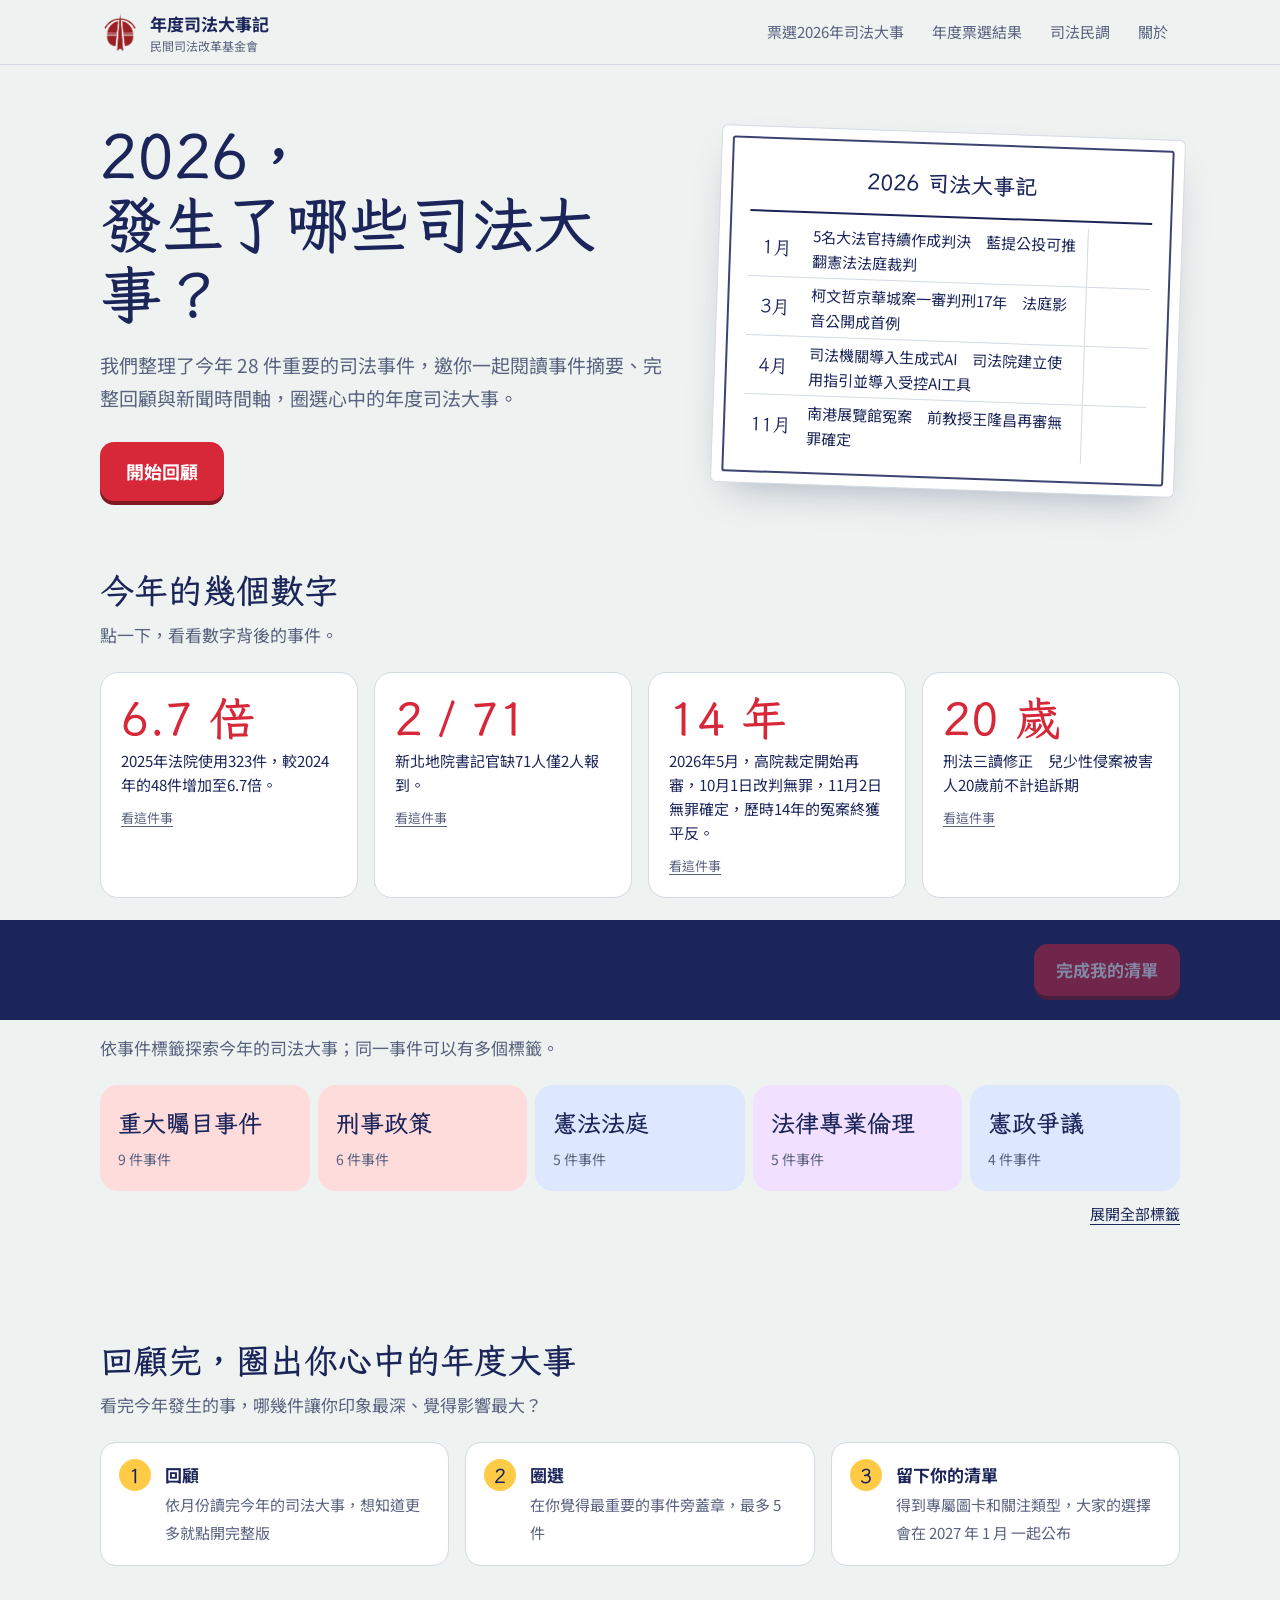
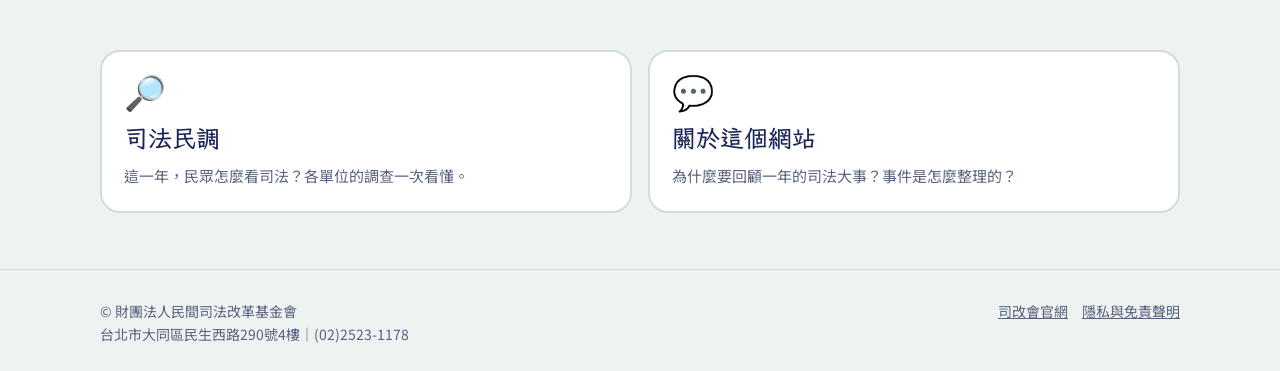
<file: index.html>
<!DOCTYPE html>
<html lang="zh-Hant-TW">
<head>
<meta charset="UTF-8">
<meta name="viewport" content="width=device-width, initial-scale=1, viewport-fit=cover">
<title>2026 年度司法大事記｜民間司改會</title>
<meta name="description" content="民間司法改革基金會整理 2026 年台灣重要的司法事件，邀請大家一起回顧，圈選心中的年度司法大事，並整理歷年司法民調。">
<link rel="canonical" href="https://vote.jrf.org.tw/">
<meta property="og:type" content="website">
<meta property="og:site_name" content="年度司法大事記｜民間司改會">
<meta property="og:locale" content="zh_TW">
<meta property="og:title" content="2026 年度司法大事記｜民間司改會">
<meta property="og:description" content="一起回顧 2026 年台灣重要的司法事件，圈選你心中的年度司法大事。">
<meta property="og:url" content="https://vote.jrf.org.tw/">
<meta property="og:image" content="https://vote.jrf.org.tw/images/og-image.png">
<meta property="og:image:width" content="1200">
<meta property="og:image:height" content="630">
<meta property="og:image:alt" content="2026 年度司法大事記，民間司法改革基金會">
<meta name="twitter:card" content="summary_large_image">
<meta name="theme-color" content="#1B2559">
<link rel="icon" href="images/vote.svg" type="image/svg+xml">
<link rel="icon" href="images/vote.png" sizes="192x192" type="image/png">
<link rel="apple-touch-icon" href="images/vote.png" sizes="192x192">
<script type="application/ld+json">
{
  "@context": "https://schema.org",
  "@type": "WebSite",
  "name": "年度司法大事記",
  "alternateName": "民間司改會年度司法大事記",
  "url": "https://vote.jrf.org.tw/",
  "inLanguage": "zh-Hant-TW",
  "description": "民間司法改革基金會整理每年台灣重要的司法事件，邀請大家一起回顧並圈選年度司法大事。",
  "publisher": {
    "@type": "NGO",
    "name": "財團法人民間司法改革基金會",
    "alternateName": "民間司改會",
    "url": "https://www.jrf.org.tw/",
    "logo": "https://vote.jrf.org.tw/images/JRF-Logo.png"
  }
}
</script>
<link rel="preconnect" href="https://fonts.googleapis.com">
<link rel="preconnect" href="https://fonts.gstatic.com" crossorigin>
<link href="https://fonts.googleapis.com/css2?family=Inter:wght@400;500;600;700&family=LXGW+WenKai+TC:wght@400;700&family=Noto+Sans+TC:wght@400;500;700&display=swap" rel="stylesheet">
<link rel="stylesheet" href="assets/style.css">
</head>
<body data-page="home">
<noscript><div style="padding:24px;max-width:40em">
<h1>2026 年度司法大事記</h1>
<p>民間司法改革基金會整理 2026 年台灣重要的司法事件，邀請大家一起回顧，圈選心中的年度司法大事。這個網站需要開啟 JavaScript 才能瀏覽完整內容。</p>
<p><a href="https://www.jrf.org.tw/">民間司法改革基金會官網</a></p>
</div></noscript>
<script src="assets/config.js"></script>
<script src="data/events.js"></script>
<script src="assets/event-topics.js"></script>
<script src="data/ccu-survey.js"></script>
<script src="assets/survey-charts.js"></script>
<script src="assets/ccu-survey.js"></script>
<script src="data/judicial-yuan-survey.js"></script>
<script src="assets/judicial-yuan-survey.js"></script>
<script src="data/tadels-survey.js"></script>
<script src="assets/tadels-survey.js"></script>
<script src="assets/app.js"></script>
</body>
</html>
</file>
<file: assets/style.css>
/* =========================================================
   年度司法大事記｜共用樣式
   ========================================================= */
:root{
  --bg:#EEF2F0; --surface:#FFFFFF; --surface-2:#F6F8F7;
  --ink:#1B2559; --muted:#59627F; --line:#D3DAE2;
  --stamp:#D62839; --stamp-soft:#FBE3E6; --sun:#FFCB47; --mint:#1E9E86; --jrf:#3A5BD9;
  --tag-a:#DDE8FF; --tag-b:#FFE7C2; --tag-c:#D8F3EA; --tag-d:#F1E0FF; --tag-e:#FFDCDC;
  --font-hand:"LXGW WenKai TC","Kaiti TC","DFKai-SB","BiauKai",serif;
  --font-body:"Noto Sans TC","PingFang TC","Microsoft JhengHei",system-ui,sans-serif;
  --max:1120px;
  color-scheme:light;
}

*,*::before,*::after{box-sizing:border-box}
:root{padding-top:env(safe-area-inset-top,0px);padding-bottom:env(safe-area-inset-bottom,0px)}
html{scroll-padding-top:calc(76px + env(safe-area-inset-top,0px))}
body{margin:0;background:var(--bg);color:var(--ink);font-family:var(--font-body);font-size:17px;line-height:1.7;-webkit-font-smoothing:antialiased;min-height:100vh;display:flex;flex-direction:column}
body[data-page="review"]{padding-bottom:110px}
main{flex:1}
img{max-width:100%;display:block}
a{color:inherit}
button{font:inherit;color:inherit;cursor:pointer}
:focus-visible{outline:3px solid var(--sun);outline-offset:3px;border-radius:6px}
.wrap{max-width:var(--max);margin:0 auto;padding:0 20px}

/* ===== 頁首 ===== */
body::before{content:"";position:fixed;inset:0 0 auto;height:env(safe-area-inset-top,0px);z-index:30;background:var(--bg)}
.topbar{position:sticky;top:env(safe-area-inset-top,0px);z-index:20;background:color-mix(in srgb,var(--bg) 88%,transparent);backdrop-filter:blur(10px);border-bottom:1px solid var(--line)}
.topbar .wrap{display:flex;align-items:center;gap:16px;height:64px}
.brand{display:flex;align-items:center;gap:10px;text-decoration:none;font-weight:700;white-space:nowrap}
.brand-logo{width:auto;height:40px;max-width:150px;object-fit:contain;flex:none}
.brand small{display:block;font-weight:400;font-size:12px;color:var(--muted);line-height:1.2}
.nav{display:flex;gap:4px;margin-left:auto;overflow-x:auto;scrollbar-width:none}
.nav::-webkit-scrollbar{display:none}
.nav a{text-decoration:none;padding:6px 12px;border-radius:999px;font-size:15px;white-space:nowrap;color:var(--muted)}
.nav a:hover{background:var(--surface);color:var(--ink)}
.nav a[aria-current="page"]{background:var(--ink);color:var(--bg)}

/* ===== 頁面標題 ===== */
.page-head{padding-top:48px;padding-bottom:12px}
.page-title{font-family:var(--font-hand);font-weight:700;font-size:clamp(34px,5vw,52px);line-height:1.2;margin:0 0 10px}
.page-sub{color:var(--muted);margin:0;max-width:40em;font-size:18px}
section{padding:28px 0 56px}
.sec-title{font-family:var(--font-hand);font-size:clamp(26px,3.4vw,34px);font-weight:700;margin:0 0 8px;line-height:1.3}
.sec-sub{color:var(--muted);margin:0 0 22px;max-width:40em}

/* ===== 按鈕 ===== */
.btn{display:inline-flex;align-items:center;justify-content:center;gap:10px;border:0;border-radius:14px;padding:14px 26px;font-weight:700;font-size:18px;text-decoration:none;transition:transform .15s}
.btn:active{transform:translateY(2px)}
.btn-primary{background:var(--stamp);color:#fff;box-shadow:0 4px 0 color-mix(in srgb,var(--stamp) 60%,#000)}
.btn-primary:active{box-shadow:0 2px 0 color-mix(in srgb,var(--stamp) 60%,#000)}
.btn-ghost{background:var(--surface);border:2px solid var(--ink);color:var(--ink)}
.btn-dark{background:var(--ink);color:#fff}
.btn-dark:hover{background:color-mix(in srgb,var(--ink) 80%,#000)}
.btn-small{padding:9px 16px;font-size:15px;border-radius:10px}
.btn[disabled]{opacity:.45;cursor:not-allowed;transform:none}

/* ===== 「卜」圈選章 ===== */
.stamp-svg{color:var(--stamp)}

/* ===== 首頁 Hero ===== */
.hero{padding:56px 0 40px}
.hero .wrap{display:grid;grid-template-columns:1.1fr .9fr;gap:48px;align-items:center}
.hero h1{font-family:var(--font-hand);font-weight:700;font-size:clamp(38px,5.2vw,62px);line-height:1.12;margin:0 0 20px}
.hero .lead{font-size:19px;color:var(--muted);max-width:30em;margin:0 0 28px}
.hero-meta{display:flex;flex-wrap:wrap;gap:24px;margin:28px 0 0;padding:0;list-style:none;color:var(--muted);font-size:15px}
.hero-meta b{display:block;font-family:var(--font-hand);font-size:28px;color:var(--ink);line-height:1.2}
.ballot{position:relative;background:var(--surface);border-radius:6px;padding:26px 26px 30px;transform:rotate(2deg);box-shadow:0 18px 40px -18px rgba(27,37,89,.35);border:1px solid var(--line)}
.ballot::before{content:"";position:absolute;inset:10px;border:2px solid var(--ink);border-radius:3px;pointer-events:none;opacity:.85}
.ballot-head{text-align:center;font-family:var(--font-hand);font-size:22px;font-weight:700;padding:6px 0 14px;border-bottom:2px solid var(--ink);margin:0 4px 6px}
.ballot-row{display:grid;grid-template-columns:56px 1fr 64px;align-items:center;border-bottom:1px solid var(--line);margin:0 4px;min-height:58px}
.ballot-row span:first-child{font-family:var(--font-hand);font-size:19px;text-align:center}
.ballot-row span:nth-child(2){font-size:15px;padding:0 8px}
.ballot-row .slot{height:58px;border-left:1px solid var(--line);display:grid;place-items:center}
.ballot-row:last-child{border-bottom:0}
.hero-stamp{width:50px;height:50px;animation:drop .6s cubic-bezier(.2,1.6,.4,1) .5s both}
@keyframes drop{0%{transform:scale(2.4) rotate(-25deg);opacity:0}60%{opacity:1}100%{transform:scale(1) rotate(-8deg);opacity:1}}

.how{display:grid;grid-template-columns:repeat(3,1fr);gap:16px;margin:0;padding:0;list-style:none;counter-reset:s}
.how li{background:var(--surface);border-radius:16px;padding:18px 18px 18px 64px;position:relative;counter-increment:s;border:1px solid var(--line)}
.how li::before{content:counter(s);position:absolute;left:18px;top:16px;width:32px;height:32px;border-radius:50%;background:var(--sun);color:#1B2559;font-family:var(--font-hand);font-weight:700;font-size:20px;display:grid;place-items:center}
.how b{display:block}
.how span{color:var(--muted);font-size:15px}

.doors{display:grid;grid-template-columns:repeat(2,1fr);gap:16px}
.door{display:block;text-decoration:none;background:var(--surface);border:2px solid var(--line);border-radius:20px;padding:22px;transition:border-color .2s}
.door:hover{border-color:var(--ink)}
.door .ico{font-size:34px;line-height:1}
.door h3{font-family:var(--font-hand);font-size:24px;margin:10px 0 4px}
.door p{margin:0;color:var(--muted);font-size:15px}

/* ===== 大事記（時間軸） ===== */
.notice{background:var(--sun);color:#1B2559;border-radius:14px;padding:14px 18px;margin:0 0 20px}
.notice a{font-weight:700}
.filters{display:flex;flex-wrap:wrap;gap:8px;margin:0 0 30px}
.chip{border:2px solid var(--line);background:var(--surface);border-radius:999px;padding:6px 16px;font-size:15px}
.chip[aria-pressed="true"]{border-color:var(--tag-dark,var(--ink));background:var(--tag-dark,var(--ink));color:#fff}
.chip .n{opacity:.6;margin-left:4px;font-size:13px}
#timeline{--timeline-gap:16px;display:grid;gap:var(--timeline-gap);align-content:start}
.month{display:grid;grid-template-columns:110px 1fr;gap:28px;position:relative;align-items:start}
.month::before{content:"";position:absolute;left:54px;top:70px;bottom:0;width:2px;background:var(--line)}
.month-label{position:sticky;top:calc(84px + env(safe-area-inset-top,0px));align-self:start;text-align:center}
.month-label b{display:block;font-family:var(--font-hand);font-size:46px;line-height:1.1}
.month-label small{color:var(--muted);font-size:13px}
.month-events{display:grid;gap:var(--timeline-gap);align-content:start}
.ev{display:grid;grid-template-columns:240px 1fr 104px;grid-template-areas:"img body pick";background:var(--surface);border:2px solid var(--line);border-radius:18px;overflow:hidden;transition:border-color .2s}
.ev.picked{border-color:var(--stamp)}
.ev-body{grid-area:body;padding:20px 22px 20px 0;align-self:start}
.ev-image{grid-area:img;padding:20px;min-width:0;align-self:start}
.ev-img-btn{display:block;width:100%;border:0;background:none;padding:0}
.ev-pick{grid-area:pick}
.ev-top{display:flex;flex-wrap:wrap;align-items:center;gap:10px;margin-bottom:6px;font-size:14px;color:var(--muted)}
.tag{padding:2px 10px;border-radius:999px;font-size:13px;color:var(--ink)}
.tag-filter{border:1px solid transparent;line-height:inherit;cursor:pointer}
.tag-filter:hover{border-color:var(--ink)}
.tag-filter[aria-pressed="true"]{background:var(--tag-dark,var(--ink));border-color:var(--tag-dark,var(--ink));color:#fff}
.tag-filter:focus-visible{outline:2px solid var(--ink);outline-offset:3px}
.t-tone-0{background:#DDE8FF;--tag-dark:#244B87}
.t-tone-1{background:#D8F3EA;--tag-dark:#20634F}
.t-tone-2{background:#F1E0FF;--tag-dark:#70418A}
.t-tone-3{background:#FFF0B8;--tag-dark:#795C0B}
.t-tone-4{background:#FFDCDC;--tag-dark:#963C46}
.ev h3{font-size:20px;line-height:1.5;margin:0 0 8px}
.sum{margin:0 0 14px;color:var(--muted);font-size:16px;line-height:1.85;max-width:46em}
.sum p,.full p{margin:0 0 1em;text-indent:2em}
.sum p:last-child{margin-bottom:0}
.more{background:none;border:0;padding:0;font-size:15px;text-decoration:underline;text-underline-offset:4px;color:var(--ink);text-align:left}
.ev-pick{border:0;border-left:2px dashed var(--line);background:var(--surface-2);display:flex;flex-direction:column;align-items:center;justify-content:flex-start;padding-top:24px;gap:6px;font-size:14px;color:var(--muted)}
.ev-pick .ring{width:62px;height:62px;border-radius:50%;border:2px dashed color-mix(in srgb,var(--muted) 60%,transparent);display:grid;place-items:center}
.ev-pick:hover .ring{border-color:var(--stamp)}
.ev-pick .stamp-svg{width:62px;height:62px;transform:rotate(-8deg) scale(0);opacity:0}
.ev.picked .ev-pick{background:var(--stamp-soft);color:var(--stamp)}
.ev.picked .ev-pick .ring{border-color:transparent}
.ev.picked .ev-pick .stamp-svg{opacity:1;transform:rotate(-8deg) scale(1);animation:thump .35s cubic-bezier(.2,1.8,.4,1)}
@keyframes thump{0%{transform:rotate(-20deg) scale(1.9);opacity:0}100%{transform:rotate(-8deg) scale(1);opacity:1}}
.ev-pick[disabled]{cursor:default}
.locked-list .ev:not(.picked) .ev-pick{opacity:.45}

/* 首頁：今年的數字、主題 */
.figures{display:grid;grid-template-columns:repeat(4,1fr);gap:16px}
.fig{background:var(--surface);border:1px solid var(--line);border-radius:18px;padding:20px;text-align:left;display:flex;flex-direction:column;justify-content:flex-start}
.fig:hover{border-color:var(--ink)}
.fig b{display:block;font-family:var(--font-hand);font-size:46px;line-height:1.1;color:var(--stamp);margin-bottom:6px}
.fig span{display:block;font-size:15px;color:var(--ink);line-height:1.6}
.fig small{display:block;margin-top:10px;font-size:13px;color:var(--muted);text-decoration:underline;text-underline-offset:3px}
.topics{display:grid;grid-template-columns:repeat(auto-fit,minmax(180px,1fr));gap:12px}
.topic{border:0;border-radius:18px;padding:18px;text-align:left;color:var(--ink)}
.topic b{display:block;font-family:var(--font-hand);font-size:24px}
.topic span{font-size:14px;color:var(--muted)}
.tag-options{display:grid;grid-template-columns:repeat(5,minmax(0,1fr));gap:8px;margin-bottom:10px}
.tag-options:not(.expanded)>:nth-child(n+6){display:none}
.tag-options .chip{padding:7px 10px;overflow-wrap:anywhere}
.tag-toggle-row{display:flex;justify-content:flex-end;margin:0 0 28px}

.tray{position:fixed;left:0;right:0;bottom:0;z-index:25;background:var(--ink);color:var(--bg);padding:12px 0 calc(12px + env(safe-area-inset-bottom,0px));transition:transform .3s}
.tray.hide{transform:translateY(120%)}
.tray .wrap{display:grid;grid-template-columns:minmax(0,1fr) 34ch max-content;align-items:center;gap:16px}
.tray-slots{--tray-normal-size:42px;--tray-small-size:32px;display:grid;grid-template-columns:repeat(var(--tray-columns,10),var(--tray-size,42px));grid-auto-rows:var(--tray-size,42px);gap:8px;align-content:center;min-width:0;height:76px}
.tray-slot{width:var(--tray-size,42px);height:var(--tray-size,42px);border-radius:50%;border:2px dashed color-mix(in srgb,var(--bg) 50%,transparent);display:grid;place-items:center}
.tray-slot.available{border-style:solid;border-color:color-mix(in srgb,var(--sun) 78%,var(--bg));background:color-mix(in srgb,var(--sun) 12%,transparent)}
.tray-slot.preview{opacity:.42}
.tray-slot.on{border:0;background:var(--surface)}
.tray-slot .stamp-svg{width:34px;height:34px;transform:rotate(-8deg)}
.tray-text{font-size:14px;line-height:1.4;min-width:0}
.tray-number{display:inline-block;width:2ch;text-align:center;font-family:var(--font-body);font-variant-numeric:tabular-nums}
.tray-text b{font-family:var(--font-hand);font-size:20px}
.tray .btn{padding:12px 22px;font-size:17px}
.tray.shake{animation:shake .4s}
@keyframes shake{20%,60%{transform:translateX(-8px)}40%,80%{transform:translateX(8px)}}

/* ===== 結果 ===== */
.locked{background:var(--surface);border:2px dashed var(--line);border-radius:20px;padding:40px 24px;text-align:center}
.locked .big{font-size:44px}
.locked h3{font-family:var(--font-hand);font-size:26px;margin:8px 0 0}
.locked p{color:var(--muted);margin:8px 0 20px}
.res-bar{display:flex;flex-wrap:wrap;align-items:center;justify-content:space-between;gap:12px;margin:0 0 16px}
.badge{font-size:13px;padding:3px 10px;border-radius:6px;background:var(--sun);color:#1B2559}
.badge.live{background:var(--mint);color:#fff}
.rank{list-style:none;margin:0;padding:0;display:grid;gap:10px}
.rank li{display:grid;grid-template-columns:52px 1fr;gap:14px;align-items:center;background:var(--surface);border-radius:14px;padding:14px 18px;border:1px solid var(--line)}
.rank .pos{font-family:var(--font-hand);font-size:28px;font-weight:700;text-align:center;line-height:1}
.rank li:nth-child(-n+3) .pos{color:var(--stamp)}
.rank li:nth-child(1){padding:20px 18px}
.rank li:nth-child(1) .pos{font-size:40px}
.r-title{display:flex;justify-content:space-between;gap:12px;font-weight:500;line-height:1.5}
.r-count{white-space:nowrap;color:var(--muted);font-variant-numeric:tabular-nums;font-size:15px}
.bar{height:10px;border-radius:99px;background:var(--surface-2);margin-top:8px;overflow:hidden}
.bar i{display:block;height:100%;width:0;border-radius:99px;background:var(--mint);transition:width 1s cubic-bezier(.2,.8,.2,1)}
.rank li.mine .bar i{background:var(--stamp)}
.mine-badge{display:inline-flex;align-items:center;gap:4px;font-size:13px;color:var(--stamp);margin-left:6px;vertical-align:middle;white-space:nowrap}
.mine-badge .stamp-svg{width:18px;height:18px}

.persona{display:grid;grid-template-columns:auto 1fr;gap:22px;align-items:center;background:var(--ink);color:var(--bg);border-radius:22px;padding:26px;margin:0 0 28px}
.persona .emoji{font-size:56px;line-height:1;width:96px;height:96px;border-radius:50%;background:var(--sun);display:grid;place-items:center}
.persona h3{font-family:var(--font-hand);font-size:32px;margin:2px 0 6px}
.persona p{margin:0 0 14px;opacity:.88}
.persona .small{font-size:14px;opacity:.7;margin:0}
.persona-topics{display:flex;flex-wrap:wrap;gap:8px;margin:0 0 12px}
.persona-topics span{border:1px solid rgba(255,255,255,.45);border-radius:999px;padding:3px 10px;font-size:13px}
.persona .persona-note{font-size:13px;opacity:.7}
.persona .acts{display:flex;flex-wrap:wrap;gap:10px}
.persona .btn-ghost{background:transparent;border-color:var(--bg);color:var(--bg)}
.persona .btn-primary{box-shadow:none}

/* 民眾 vs 司改會 */
.compare{display:grid;grid-template-columns:1fr 1fr;gap:18px}
.cmp-col{background:var(--surface);border-radius:18px;border:1px solid var(--line);padding:20px}
.cmp-col h3{font-family:var(--font-hand);font-size:24px;margin:0 0 4px}
.cmp-col .who{font-size:14px;color:var(--muted);margin:0 0 14px}
.cmp-col ol{margin:0;padding:0;list-style:none;display:grid;gap:8px}
.cmp-col li{display:grid;grid-template-columns:32px 1fr;gap:8px;align-items:start;font-size:15.5px;line-height:1.5;padding:8px 10px;border-radius:10px}
.cmp-col li .p{font-family:var(--font-hand);font-weight:700;font-size:20px;text-align:center;line-height:1.2}
.cmp-col li.both{background:color-mix(in srgb,var(--sun) 30%,transparent)}
.cmp-col.public h3{color:var(--stamp)} .cmp-col.jrf h3{color:var(--jrf)}
.cmp-legend{display:flex;align-items:center;gap:8px;font-size:14px;color:var(--muted);margin:12px 0 0}
.cmp-legend i{width:16px;height:16px;border-radius:4px;background:color-mix(in srgb,var(--sun) 50%,transparent)}
.pending{background:var(--surface);border:2px dashed var(--line);border-radius:18px;padding:22px;color:var(--muted)}
.pending b{color:var(--ink)}
.preview-flag{display:inline-block;background:var(--stamp);color:#fff;font-weight:700;padding:4px 12px;border-radius:8px;margin:0 0 14px}

/* ===== 歷年 ===== */
.years{display:flex;gap:8px;margin-bottom:22px;overflow-x:auto}
.year-tab{background:var(--surface);border-radius:12px;padding:10px 20px;font-family:var(--font-hand);font-size:22px;font-weight:700;border:2px solid var(--line);white-space:nowrap;text-decoration:none}
.year-tab[aria-selected="true"]{background:var(--sun);border-color:var(--sun);color:#1B2559}
.year-tab small{font-family:var(--font-body);font-size:12px;font-weight:400;margin-left:6px}
.panel{background:var(--surface);border-radius:20px;border:1px solid var(--line);padding:26px}
.panel .compare .cmp-col{background:var(--surface-2)}
.panel h3.sub{font-family:var(--font-hand);font-size:24px;margin:28px 0 12px}
.empty{text-align:center;padding:24px 10px;color:var(--muted)}
.empty .big{font-size:48px}
.dev-note{display:inline-block;margin-top:14px;font-size:13px;border:1px dashed var(--muted);border-radius:8px;padding:6px 10px;color:var(--muted)}

/* ===== 民調 ===== */
.poll-grid{display:grid;grid-template-columns:repeat(2,1fr);gap:18px}
.poll{background:var(--surface);border-radius:18px;border:1px solid var(--line);padding:22px}
.poll h3{font-size:18px;margin:0 0 2px;line-height:1.45}
.poll .q{font-size:14px;color:var(--muted);margin:0 0 14px}
.poll .now{font-family:var(--font-hand);font-size:46px;font-weight:700;line-height:1}
.poll .now small{font-size:15px;font-family:var(--font-body);color:var(--muted);margin-left:8px;font-weight:400}
.poll svg{width:100%;height:auto;margin-top:10px;overflow:visible}
.poll svg text{fill:var(--muted);font-size:11px;font-family:var(--font-body)}
.poll .meta{font-size:13px;color:var(--muted);margin:10px 0 0;line-height:1.6}
.poll .meta a{color:var(--muted)}
.split{display:flex;height:18px;border-radius:99px;overflow:hidden;margin:14px 0 8px;background:var(--surface-2)}
.split .yes{background:var(--mint)} .split .no{background:var(--stamp)}
.split-legend{display:flex;justify-content:space-between;font-size:15px}
.split-legend b{font-family:var(--font-hand);font-size:24px}

/* ===== 關於 ===== */
.about{display:grid;grid-template-columns:1.2fr .8fr;gap:28px;align-items:start}
.card{background:var(--surface);border-radius:20px;padding:26px;border:1px solid var(--line)}
.card p{margin:0 0 12px}
.card h2{font-family:var(--font-hand);font-size:28px;margin:0 0 10px}
.support{background:var(--mint);color:#fff;border-radius:20px;padding:26px}
.support h3{font-family:var(--font-hand);font-size:28px;margin:0 0 8px}
.support .btn{background:#fff;color:#16594C;margin-top:8px}
.rules{margin:0;padding-left:1.2em}
.rules li{margin:0 0 8px}

/* ===== 頁尾 ===== */
footer{border-top:1px solid var(--line);padding:30px 0 24px;color:var(--muted);font-size:14px}
footer .wrap{display:flex;flex-wrap:wrap;gap:12px 28px;justify-content:space-between}

/* ===== dialog ===== */
dialog{border:0;border-radius:22px;padding:0;max-width:680px;width:calc(100% - 32px);background:var(--surface);color:var(--ink);max-height:calc(100% - 48px)}
dialog::backdrop{background:rgba(17,22,58,.55)}
.dlg-inner{padding:28px 26px 24px}
.dlg-close{position:absolute;right:14px;top:14px;width:38px;height:38px;border-radius:50%;border:1px solid var(--line);background:var(--surface);font-size:20px;line-height:1}
dialog h2{font-size:23px;line-height:1.5;margin:10px 40px 14px 0}
dialog .full{white-space:pre-line;line-height:1.9;margin:0 0 20px}
dialog .draft-note{font-size:14px;color:var(--muted);border-left:3px solid var(--sun);padding-left:10px;margin:0 0 20px}
.email-field{display:block;font-weight:700;margin:8px 0 6px}
.email-input{display:block;width:100%;padding:12px 14px;border:2px solid var(--line);border-radius:10px;background:var(--surface-2);color:var(--ink);font:inherit}
.email-input:focus{border-color:var(--ink);outline:3px solid var(--sun);outline-offset:1px}
.email-hint{margin:6px 0 18px;color:var(--muted);font-size:14px;line-height:1.5}
.news{list-style:none;padding:0;margin:0 0 22px;display:grid;gap:8px}
.news li{display:grid;grid-template-columns:auto 1fr;gap:2px 12px;padding:10px 12px;background:var(--surface-2);border-radius:10px;font-size:15px}
.news .d{color:var(--muted);font-variant-numeric:tabular-nums}
.news .m{grid-column:2;color:var(--muted);font-size:13px}
.dlg-actions{display:flex;gap:10px;flex-wrap:wrap}
.ev-img{border-radius:14px;margin:0 0 16px;aspect-ratio:16/9;object-fit:cover;width:100%}
.share-preview{width:100%;max-width:300px;margin:0 auto 18px;border-radius:12px;box-shadow:0 10px 30px -10px rgba(0,0,0,.4)}

.toast{position:fixed;left:50%;bottom:calc(96px + env(safe-area-inset-bottom,0px));transform:translateX(-50%) translateY(20px);background:var(--surface);color:var(--ink);border:2px solid var(--ink);padding:10px 18px;border-radius:12px;font-size:15px;opacity:0;pointer-events:none;transition:.25s;z-index:40;max-width:calc(100% - 32px)}
.toast.show{opacity:1;transform:translateX(-50%) translateY(0)}

/* ===== RWD ===== */
@media (max-width:900px){
  .hero .wrap{grid-template-columns:1fr}
  .ballot{max-width:420px;margin:0 auto}
  .about{grid-template-columns:1fr}
  .doors{grid-template-columns:1fr}
  .topics{grid-template-columns:repeat(3,1fr)}
  .figures{grid-template-columns:1fr 1fr}
  .month{grid-template-columns:1fr;gap:12px}
  .month::before{display:none}
  .month-label{position:static;text-align:left;display:flex;align-items:baseline;gap:8px}
  .ev{grid-template-columns:200px 1fr 96px}
}
@media (max-width:720px){
  body{font-size:16px}
  .how{grid-template-columns:1fr}
  .poll-grid{grid-template-columns:1fr}
  .compare{grid-template-columns:1fr}
  .ev{grid-template-columns:1fr 82px}
  .ev-body{padding:18px 16px}
  .figures{grid-template-columns:1fr 1fr}
  .fig b{font-size:34px;white-space:nowrap}
  .topics{grid-template-columns:1fr 1fr}
  .nav{padding-right:28px;-webkit-mask-image:linear-gradient(to right,#000 calc(100% - 28px),transparent);mask-image:linear-gradient(to right,#000 calc(100% - 28px),transparent)}
  .ev-pick .ring,.ev-pick .stamp-svg{width:54px;height:54px}
  .brand small{display:none}
  .brand-logo{max-width:120px;height:34px}
  .brand span{display:none}
  .tray .wrap{grid-template-columns:minmax(0,1fr) max-content;gap:8px}
  .tray-slots{--tray-normal-size:36px;--tray-small-size:28px;gap:5px;grid-column:1/-1;grid-row:2;height:61px}
  .tray-slot .stamp-svg{width:28px;height:28px}
  .tray-text{font-size:11px;grid-column:1;grid-row:1}
  .tray-text b{font-size:18px}
  .tray .btn{grid-column:2;grid-row:1;font-size:14px;padding:10px 12px}
  body[data-page="review"]{padding-bottom:170px}
  .persona{grid-template-columns:1fr;text-align:center}
  .persona .emoji{margin:0 auto}
  .persona .acts{justify-content:center}
  .persona-topics{justify-content:center}
  .poll-directory-grid{grid-template-columns:1fr}
  .poll-directory-card{min-height:0}
}
@media (prefers-reduced-motion: reduce){
  *,*::before,*::after{animation:none!important;transition:none!important}
}

.mylist{list-style:none;margin:0 0 24px;padding:0;display:grid;gap:10px}
.mylist li{display:grid;grid-template-columns:44px 1fr;gap:12px;align-items:center;background:var(--surface);border:1px solid var(--line);border-radius:14px;padding:12px 16px}
.mylist .stamp-svg{width:40px;height:40px;transform:rotate(-8deg)}
.mylist small{display:block;color:var(--muted);font-size:13px}
.announce{background:var(--surface);border:2px dashed var(--line);border-radius:20px;padding:30px 24px;text-align:center}
.announce .big{font-size:44px}
.announce h3{font-family:var(--font-hand);font-size:28px;margin:8px 0 6px}
.announce p{color:var(--muted);margin:0 auto 18px;max-width:34em}
.compact{list-style:none;margin:0;padding:0}
.compact li{display:grid;grid-template-columns:64px 1fr;gap:12px;padding:10px 0;border-top:1px solid var(--line)}
.compact li:first-child{border-top:0}
.compact .mm{font-family:var(--font-hand);font-size:20px;font-weight:700}
.compact small{display:block;color:var(--muted);font-size:13px}

/* 圖片與預留框 */
.pic{display:block;width:100%;aspect-ratio:3/2;object-fit:cover;border-radius:12px;background:transparent}
.pic.ratio-original{height:auto;aspect-ratio:auto;object-fit:contain}
.pic.ratio-2-3,.pic-ph.ratio-2-3{aspect-ratio:2/3}
.pic.ratio-4-5,.pic-ph.ratio-4-5{aspect-ratio:4/5}
.pic.ratio-5-4,.pic-ph.ratio-5-4{aspect-ratio:5/4}
.pic.ratio-9-16,.pic-ph.ratio-9-16{aspect-ratio:9/16}
.pic-ph{display:grid;place-items:center;text-align:center;width:100%;aspect-ratio:3/2;border-radius:12px;border:2px dashed var(--line);
  background:repeating-linear-gradient(135deg,var(--surface-2) 0 12px,var(--surface) 12px 24px);color:var(--muted);font-size:13px;line-height:1.5;padding:8px}
.pic-ph b{display:block;font-size:22px;opacity:.6}
.ev-img-btn:hover .pic,.ev-img-btn:hover .pic-ph{outline:2px solid var(--ink);outline-offset:2px}

/* 彈出視窗：完整回顧 */
dialog{max-width:760px}
.d-meta{display:flex;flex-wrap:wrap;align-items:center;gap:10px;font-size:15px;color:var(--muted)}
.d-title{font-size:26px!important;line-height:1.45!important;margin:10px 40px 18px 0!important}
.d-pic{position:relative;width:fit-content;max-width:100%;margin:0 auto 22px}
.d-pic .pic{width:auto;max-width:100%;height:auto;max-height:400px;aspect-ratio:auto;object-fit:contain}
.d-pic .pic-source{position:absolute;right:8px;bottom:8px;max-width:calc(100% - 16px);margin:0;visibility:hidden}
.d-pic.image-ready .pic-source{visibility:visible}
.d-pic .source-tag{background:rgba(27,37,89,.85);border-color:transparent;color:#fff}
.explain{margin:0;max-width:52em;padding:2px 0 2px 14px;border-left:3px solid var(--line);font-size:15px;line-height:1.75;color:var(--muted)}
.explain b{color:var(--ink);font-weight:700}
.polls-intro{max-width:40em;color:var(--muted);font-size:18px;line-height:1.85}
.polls-intro p,.polls-copy p{margin:0 0 1em}
.polls-intro p:last-child,.polls-copy p:last-child{margin-bottom:0}
.polls-reading{padding-top:20px;padding-bottom:34px}
.polls-copy{max-width:40em;color:var(--muted);font-size:17px;line-height:1.85}
.polls-directory{padding-top:22px}
.poll-directory-grid{display:grid;grid-template-columns:repeat(2,1fr);gap:18px}
.poll-directory-card{background:var(--surface);border:1px solid var(--line);border-radius:18px;padding:22px 24px;text-decoration:none;display:flex;flex-direction:column;min-height:250px;transition:border-color .2s,transform .15s,box-shadow .2s}
.poll-directory-card:hover{border-color:var(--ink);transform:translateY(-2px);box-shadow:0 10px 24px -18px rgba(27,37,89,.45)}
.poll-directory-card:active{transform:translateY(1px)}
.poll-directory-card:focus-visible{border-color:var(--ink)}
.poll-directory-meta{color:var(--muted);font-size:14px;line-height:1.5}
.poll-directory-card h3{font-family:var(--font-hand);font-size:24px;line-height:1.4;margin:8px 0 8px}
.poll-directory-card p{color:var(--muted);font-size:16px;line-height:1.7;margin:0}
.poll-directory-bottom{display:flex;justify-content:space-between;align-items:baseline;gap:12px;margin-top:auto;padding-top:22px}
.poll-directory-count{color:var(--muted);font-size:14px}
.poll-directory-link{font-size:15px;font-weight:700;text-decoration:underline;text-underline-offset:4px;white-space:nowrap}
.polls-maintenance{color:var(--muted);font-size:14px;line-height:1.7;margin:26px 0 0}
.pic-source{margin:6px 0 0;font-size:13px;color:var(--muted);text-align:right;overflow-wrap:anywhere}
.pic-source a{color:inherit}
.source-tag{display:inline-block;max-width:100%;padding:3px 8px;border:1px solid var(--line);border-radius:6px;background:var(--surface-2);font-size:12px;line-height:1.6;text-align:left;text-decoration:none}
a.source-tag:hover{text-decoration:underline;text-underline-offset:3px}
.d-sec{font-family:var(--font-hand);font-size:22px;margin:26px 0 12px;padding-bottom:6px;border-bottom:2px solid var(--ink)}
.full{line-height:1.95;font-size:16.5px;margin:0}
.tl{list-style:none;margin:0;padding:0 0 0 22px;position:relative}
.tl::before{content:"";position:absolute;left:6px;top:8px;bottom:8px;width:2px;background:var(--line)}
.tl li{position:relative;padding:0 0 8px}
.tl li::before{content:"";position:absolute;left:-21px;top:14px;width:12px;height:12px;border-radius:50%;background:var(--surface);border:3px solid var(--muted);z-index:1}
.tl a{display:block;text-decoration:none;padding:8px 12px;border-radius:10px}
.tl a:hover{background:var(--surface-2)}
.tl .when{display:block;font-size:13px;color:var(--muted);margin-bottom:2px}
.tl .h{font-size:15.5px;line-height:1.6;text-decoration:underline;text-underline-offset:3px;text-decoration-color:var(--line)}
.tl .media{display:inline-block;font-size:12px;font-weight:700;padding:1px 8px;border-radius:6px;margin-left:8px;vertical-align:2px;white-space:nowrap}
.tl li.key::before{background:var(--stamp);border-color:var(--stamp);left:-22px;top:13px;width:14px;height:14px}
.tl li.key a{background:var(--stamp-soft)}
.tl li.key .h{font-weight:700;color:var(--stamp);text-decoration-color:color-mix(in srgb,var(--stamp) 40%,transparent)}
.tl li.key .when{color:var(--stamp);font-weight:700}
.dup{font-size:13px;color:var(--stamp);background:var(--stamp-soft);padding:2px 8px;border-radius:6px}
.nlist{list-style:none;margin:0;padding:0;display:grid;gap:8px}
.nlist a{display:grid;grid-template-columns:7.8em 1fr;gap:4px 12px;align-items:start;padding:12px 14px;border-radius:12px;background:var(--surface-2);text-decoration:none}
.nlist a:hover{background:color-mix(in srgb,var(--sun) 25%,var(--surface))}
.nlist .media{grid-row:span 2;justify-self:start;font-size:13px;font-weight:700;padding:3px 10px;border-radius:6px;white-space:nowrap}
.nlist .h{font-size:15.5px;line-height:1.55;text-decoration:underline;text-underline-offset:3px;text-decoration-color:var(--line)}
.nlist .d{font-size:13px;color:var(--muted)}
@media (max-width:720px){
  .ev{grid-template-columns:1fr 82px;grid-template-areas:"img img" "body pick"}
  .ev-image{padding:14px 14px 0}
  .ev-body{padding:16px}
  .d-title{font-size:22px!important}
}
.tl li.key .media{box-shadow:inset 0 0 0 1px currentColor}

/* 事件編號 */
.ev-code{display:inline-flex;align-items:center;justify-content:center;flex-shrink:0;min-width:40px;min-height:36px;font-family:var(--font-hand);font-weight:700;font-size:23px;background:var(--ink);color:#fff;border:1.5px solid var(--ink);border-radius:9px;padding:2px 9px;line-height:1.2;font-variant-numeric:tabular-nums}
/* 頁尾清單：編號圓章 */
.pick-chip{position:relative;width:var(--tray-size,42px);height:var(--tray-size,42px);border-radius:50%;border:2.5px solid var(--stamp);background:#fff;color:var(--stamp);
  font-family:var(--font-hand);font-weight:700;font-size:18px;line-height:1;padding:0;display:grid;place-items:center;transition:background .15s,color .15s}
.pick-chip:hover,.pick-chip:focus-visible{background:var(--stamp);color:#fff}
.pick-chip.extra{border-color:var(--sun);color:#1B2559;background:var(--sun)}
.pick-wrap{position:relative;display:inline-block}
.pick-wrap .tip{position:absolute;bottom:100%;left:-4px;padding-bottom:12px;opacity:0;transform:translateY(4px);pointer-events:none;transition:opacity .15s,transform .15s;z-index:5}
.pick-wrap:hover .tip,.pick-wrap:focus-within .tip{opacity:1;transform:none;pointer-events:auto}
.tip-box{display:block;width:max-content;max-width:min(300px,80vw);background:#fff;color:var(--ink);border:2px solid var(--ink);border-radius:10px;
  padding:8px 12px;font-family:var(--font-body);font-size:14px;font-weight:700;line-height:1.55;text-align:left;box-shadow:0 8px 20px -8px rgba(0,0,0,.35)}
.tip-box .tt{text-decoration:underline;text-underline-offset:3px;text-decoration-color:var(--line)}
.tip-box:hover{background:var(--stamp-soft)}
.tip-box small{display:block;margin-top:2px;color:var(--stamp);font-size:12px;font-weight:500}
.pick-wrap:hover .pick-chip{background:var(--stamp);color:#fff}
.pick-wrap:hover .pick-chip.extra{background:var(--sun);color:#1B2559;border-color:#1B2559}
.tray-text .warn{color:var(--sun)}
.tray.over .btn-primary{background:var(--sun);color:#1B2559;box-shadow:none}
@media (max-width:720px){.pick-chip{font-size:16px}}

/* 重複出現的事件：精簡灰階卡 */
.ev.repeat{background:#E4E7EC;border-color:#CDD2DA;grid-template-columns:160px 1fr 104px}
.ev.repeat .ev-image{padding:14px}
.ev.repeat .pic,.ev.repeat .pic-ph{filter:grayscale(1);opacity:.75}
.ev.repeat .pic{aspect-ratio:3/2;height:auto;object-fit:cover}
.ev.repeat .pic-ph{font-size:12px}
.ev.repeat .ev-body{padding:14px 18px 14px 0;align-self:center}
.ev.repeat h3{font-size:17px;margin:0 0 6px}
.repeat-date{font-size:14px;font-weight:400;color:var(--muted);white-space:nowrap;margin-right:8px}
.repeat-news{display:inline;border:0;background:none;padding:0;font:inherit;color:var(--ink);text-align:left;text-decoration:none}
.repeat-news:hover{text-decoration:underline;text-underline-offset:3px}
.news-source{display:inline-block;border-radius:5px;padding:2px 8px;font-size:12px;white-space:nowrap;vertical-align:middle;margin-right:4px}
.repeat-subtitle{margin:10px 0 0}
.repeat-review{display:grid;grid-template-columns:max-content minmax(0,1fr);align-items:baseline;width:100%;background:transparent;border:0;border-left:2px solid #A8AFBB;padding:4px 0 4px 10px;text-align:left;color:#4A5168;font-size:14px;line-height:1.6}
.repeat-review b{white-space:nowrap}
.repeat-event-title{overflow-wrap:anywhere}
.repeat-review:hover{color:var(--ink);border-left-color:var(--ink)}
.repeat-review:hover .repeat-event-title{text-decoration:underline;text-underline-offset:3px}
.ev.repeat .ev-pick{background:#D9DDE3;padding-top:14px;justify-content:center}
.ev.repeat.picked{border-color:var(--stamp)}
.ev.repeat.picked .ev-pick{background:var(--stamp-soft)}
@media (max-width:720px){
  .ev.repeat{grid-template-columns:96px 1fr 72px;grid-template-areas:"img body pick"}
  .ev.repeat .ev-image{padding:10px}
  .ev.repeat .ev-body{padding:10px 8px 10px 0}
  .ev.repeat .ev-pick .ring,.ev.repeat .ev-pick .stamp-svg{width:44px;height:44px}
}

.tl .nolink{display:block;padding:8px 12px;border-radius:10px}
.tl li.key .nolink{background:var(--stamp-soft)}
.pic-empty{background:var(--surface-2)!important}
.pic-empty .stamp-svg{width:44px;height:44px;opacity:.25;transform:rotate(-8deg)}
.door{font:inherit;color:inherit;cursor:pointer;width:100%}
.year-tab{cursor:pointer}

/* 沒有圖片的事件卡：只留內文與圈選欄 */
.ev.noimg,.ev.repeat.noimg{grid-template-columns:1fr 104px;grid-template-areas:"body pick"}
.ev.noimg .ev-body{padding-left:22px}
.ev.repeat.noimg .ev-body{padding-left:18px}
@media (max-width:720px){
  .ev.noimg{grid-template-columns:1fr 82px}
  .ev.noimg .ev-body{padding-left:16px}
  .ev.repeat.noimg{grid-template-columns:1fr 72px}
  .ev.repeat.noimg .ev-body{padding-left:12px}
}

/* ===== 中正大學歷年調查專頁 ===== */
.ccu-title{margin-top:18px;max-width:19em}
.ccu-section{padding:20px 0 28px;scroll-margin-top:90px}
.ccu-entry{margin-bottom:22px;display:grid;grid-template-columns:1fr 1fr;gap:24px;align-items:center}
.ccu-entry>div{min-width:0}
.ccu-preview h4{font-size:16px;margin:0 0 10px}
.ccu-chart{width:100%;height:auto;display:block;overflow:hidden}
.ccu-source-method{margin-top:28px;border-top:1px solid var(--line);padding-top:12px;scroll-margin-top:90px}
.ccu-chart text{fill:var(--muted);font-size:11px;font-family:var(--font-body)}
.ccu-chart .ccu-value{fill:var(--ink);font-size:12px;font-weight:700;paint-order:stroke;stroke:var(--surface);stroke-width:3px;stroke-linejoin:round}
.ccu-entry h3{margin-top:0}
.ccu-poll{min-width:0;border-top:4px solid var(--chart-color)}
.ccu-poll h3,.ccu-preview h4{color:var(--chart-color)}
.ccu-latest{display:flex;flex-wrap:wrap;align-items:baseline;gap:4px 12px;margin:16px 0 18px;padding:10px 14px;background:var(--surface-2);border:1px solid var(--line);border-radius:10px;color:var(--ink);font-variant-numeric:tabular-nums;line-height:1.5}
.ccu-latest strong{font-size:22px;font-weight:700;white-space:nowrap}
.ccu-latest span{font-size:16px;font-weight:500}
.ccu-latest .ccu-latest-note{font-size:14px}
.ccu-poll .ccu-chart{overflow:hidden;display:block}
.ccu-point{cursor:pointer;outline:none;touch-action:manipulation}
.ccu-point[aria-pressed="true"] .ccu-dot{stroke:var(--ink);stroke-width:3}
.ccu-point:focus-visible .ccu-dot{stroke:var(--ink);stroke-width:4;r:8}
.ccu-table-scroll{max-width:100%;overflow-x:auto;-webkit-overflow-scrolling:touch}
.ccu-table{width:100%;border-collapse:collapse;font-size:14px;text-align:left}
.ccu-table caption{text-align:left;padding:12px 0;font-weight:700}
.ccu-table th,.ccu-table td{border-bottom:1px solid var(--line);padding:10px 12px;vertical-align:top}
.ccu-table thead{background:var(--surface-2)}
.ccu-table th[scope="row"]{white-space:nowrap}
.ccu-notice{padding:16px;border-left:4px solid var(--jrf);background:var(--surface-2);scroll-margin-top:90px;margin-top:20px!important}
.ccu-source-list{padding-left:1.4em}
.ccu-source-list li{margin-bottom:10px;overflow-wrap:anywhere}
.tadels-grid{grid-template-columns:repeat(2,1fr)}
.tadels-card{scroll-margin-top:90px}
.tadels-series-label{margin:0 0 12px;line-height:1.6}
.survey-question{margin:8px 0 10px;line-height:1.65;color:var(--ink)}
.tadels-table-scroll{max-width:100%;overflow-x:auto;-webkit-overflow-scrolling:touch}
.tadels-table{margin-top:12px}
.tadels-table caption{font-size:14px}
.tadels-details{margin-top:16px;padding-top:14px;border-top:1px solid var(--line)}
.tadels-details-body{margin-top:14px}
.tadels-detail-content{padding:4px 0 12px}
.tadels-point-detail{margin-top:14px;padding:14px 16px;background:var(--surface-2);border-left:4px solid var(--safety-accent);line-height:1.7}
.tadels-point-detail .tadels-table{margin-top:8px}
.tadels-note{margin:12px 0 0!important}
.tadels-card .survey-point{cursor:pointer;outline:none}
.tadels-card .survey-point[aria-pressed="true"] .survey-dot{stroke:var(--ink);stroke-width:3}
.tadels-card .survey-point:focus-visible .survey-dot{stroke:var(--ink);stroke-width:4}
.tadels-card .ccu-safety-chart{min-height:230px}
@media (max-width:700px){.tadels-card{padding:16px}.tadels-card .ccu-safety-number{font-size:38px}.tadels-methods{overflow-x:auto}.tadels-methods .ccu-table{min-width:680px}}
@media(max-width:720px){
  .ccu-entry{grid-template-columns:1fr}
}
@media(max-width:420px){
  .ccu-poll{padding:16px}
  .ccu-chart text{font-size:14px}
  .ccu-section .card{padding:20px}
}

.ccu-legend{list-style:none;padding:0;margin:16px 0;font-size:13px}
.ccu-legend li{display:flex;align-items:baseline;gap:8px;margin:6px 0}
.poll .ccu-legend svg{width:30px;height:12px;flex:none;margin:0}

/* 六項調查共用圖卡。 */
.poll.ccu-safety{
  --safety-accent:#2F5BD3;--safety-ink:#1B2433;--safety-muted:#5B6577;
  --safety-grid:#E6E9EF;
  width:100%;min-width:0;
  padding:24px;border:1px solid #E3E7EE;border-top:4px solid var(--safety-accent);border-radius:20px;background:#fff;
  display:flex;flex-direction:column;gap:12px;color:var(--safety-ink);
  font-family:Inter,'Noto Sans TC',system-ui,sans-serif;font-variant-numeric:tabular-nums;
}
.ccu-safety h2{margin:0;font-size:20px;font-weight:700;line-height:1.4;color:var(--safety-accent)}
.ccu-safety-headline{display:flex;flex-wrap:wrap;align-items:flex-end;gap:20px}
.ccu-safety-number{font-size:44px;font-weight:700;line-height:1;letter-spacing:-.02em;color:var(--safety-accent)}
.ccu-safety-number>span{font-size:24px;font-weight:600;margin-left:2px}
.ccu-safety-number>.survey-value-label{font-size:20px;margin-left:8px;letter-spacing:0}
.ccu-safety-context{display:flex;flex-direction:column;align-items:flex-start;gap:6px;padding-bottom:4px;font-size:14px;line-height:1.5;color:var(--safety-muted)}
.survey-interactive-card .ccu-safety-context{margin-left:auto;align-items:flex-end;text-align:right}
.ccu-safety-chip{display:inline-flex;align-items:center;gap:4px;padding:3px 10px;border-radius:999px;background:#FDF1E7;color:#A84A0C;font-size:13px;font-weight:600;white-space:nowrap}
.ccu-safety-chip svg{width:12px;height:12px;margin:0;flex:none}
.ccu-safety-plot{margin-top:0;overflow-x:auto;width:100%}
.ccu-safety-chart{display:block;width:100%;min-width:0;height:auto;margin:0;overflow:hidden}
.ccu-safety-chart text{font-family:inherit;fill:var(--safety-muted);font-size:12px;font-weight:400}
.ccu-safety-chart .safety-label-latest{font-size:14px;font-weight:700;fill:var(--safety-accent)}
.ccu-safety-chart .safety-year-latest{font-size:18px;font-weight:700;fill:var(--safety-accent)}
@media(max-width:720px){
  .poll.ccu-safety{padding:24px;min-height:0}
}

.ccu-safety-year{font-size:21px;color:var(--safety-accent)}

.ccu-safety .ccu-legend{margin:0;font-size:12px}
.ccu-preview .ccu-safety-chart{margin:0}

/* 最後繪製標籤，白色描邊保護字形，避免格線或其他序列穿過數字。 */
.ccu-safety-chart .safety-label{paint-order:stroke;stroke:#fff;stroke-width:4px;stroke-linejoin:round}

/* 互動民調圖表；司法院與 TaDELS 共用。 */
.survey-chart-wrap{position:relative;min-width:0;width:100%}
.survey-point{cursor:pointer;touch-action:manipulation;pointer-events:all}
.survey-point>circle{pointer-events:all}
.survey-hit-area{pointer-events:all;cursor:pointer}
.survey-point:focus-visible{outline:none}
.survey-point:focus-visible .survey-dot,.survey-point:hover .survey-dot{stroke:var(--safety-ink);stroke-width:3px;r:6px}
.survey-tooltip{position:static;transform:none;width:100%;box-sizing:border-box;margin-top:10px;padding:10px 0 0;background:transparent;color:var(--safety-ink,#1B2433);border:0;border-top:1px solid #E3E7EE;border-radius:0;font-size:12px;line-height:1.5;white-space:normal;font-variant-numeric:tabular-nums}
.survey-interactive-card .ccu-safety-plot,.tadels-card .ccu-safety-plot{position:relative;overflow:visible}
.survey-tooltip[hidden]{display:block;visibility:hidden;pointer-events:none}
.survey-detail-animating{overflow:hidden;will-change:height,opacity}
.survey-tooltip a{color:var(--safety-accent,#2F5BD3);text-decoration:underline;display:inline-block;margin-top:6px;font-size:12px}
.survey-distribution{display:grid;grid-template-columns:100px minmax(0,1fr);gap:12px;align-items:center;margin:8px 0}
.survey-pie{display:block;width:100px;height:100px;margin:0}
.survey-distribution-meta{color:var(--safety-muted,#5B6577);font-size:11px;margin-top:3px}
.survey-detail-header{display:flex;align-items:baseline;gap:6px;flex-wrap:wrap}
.survey-detail-header .survey-distribution-meta{margin:0;flex:1;min-width:0;line-height:1.8}
.survey-source-button{font:inherit;font-size:11px;line-height:1.6;color:var(--safety-accent,#2F5BD3);background:#F2F5FA;border:1px solid #D8DFEA;border-radius:5px;padding:2px 7px;cursor:pointer;flex:none}
.survey-source-button:hover,.survey-source-button:focus-visible{background:#E4EBF7}
.survey-source-history{font-size:11px;margin-top:5px;color:var(--safety-muted,#5B6577)}
.survey-source-history summary{cursor:pointer}
.tadels-grid,.poll-grid:has(.survey-interactive-card){align-items:start}
.survey-distribution-legend{display:grid;grid-template-columns:minmax(0,1fr) auto;gap:3px 8px;margin:0;font-size:12px;line-height:1.5}
.survey-distribution-legend dt{display:flex;align-items:baseline;gap:5px;min-width:0}
.survey-distribution-legend dd{margin:0;text-align:right;white-space:nowrap}
.survey-swatch{display:inline-block;width:8px;height:8px;border-radius:2px;flex-shrink:0}
.survey-distribution-note{font-size:11px;color:var(--safety-muted,#5B6577);margin:6px 0 0}
.survey-note-list{padding-left:1.8em;list-style:decimal outside}
.survey-note-list.survey-note-single{list-style-type:disc}
.survey-note-list li{padding-left:.25em;line-height:1.7}
.survey-note-list li+li{margin-top:4px}
.survey-point[aria-pressed="true"] .survey-dot{stroke:var(--safety-ink);stroke-width:3px}
.safety-label-layer{pointer-events:none}
@media(max-width:480px){.survey-distribution{grid-template-columns:76px minmax(0,1fr);gap:8px}.survey-pie{width:76px;height:76px}.survey-distribution-legend{font-size:11px;gap:3px 5px}}
.survey-tooltip-question{margin:5px 0;color:#F4D6B8}
.survey-tooltip-main{font-weight:700;margin:5px 0}
.survey-tooltip-source-label{margin-top:8px;color:#F4D6B8}
.survey-tooltip-table{width:100%;border-collapse:collapse;margin-top:7px;font-size:12px}
.survey-tooltip-table th,.survey-tooltip-table td{padding:3px 5px;border-bottom:1px solid #ffffff44;text-align:left}
.survey-tooltip-table th:not(:first-child),.survey-tooltip-table td:not(:first-child){text-align:right;white-space:nowrap}
.survey-tooltip-note{border-top:1px solid #ffffff44;margin-top:8px;padding-top:7px;color:#F9D8B4}
@media(max-width:480px){
  .poll.survey-interactive-card{padding:16px}
}

/* 司法院調查沿用共用圖卡；提示列出原報告正、負向合計。 */
.judicial-audience{margin-top:28px}
body[data-page="judicial-yuan-survey"] .ccu-safety-plot,.judicial-yuan-entry .ccu-safety-plot{position:relative}
body[data-page="judicial-yuan-survey"] .survey-tooltip,.judicial-yuan-entry .survey-tooltip{white-space:pre;line-height:1.6;text-align:left}
body[data-page="judicial-yuan-survey"] .safety-label-layer,.judicial-yuan-entry .safety-label-layer{pointer-events:none}
/* 僅司法院原始回答提示：六個選項及樣本數；避免高浮層被繪圖容器裁切。 */
body[data-page="judicial-yuan-survey"] .ccu-safety-plot,.judicial-yuan-entry .ccu-safety-plot{overflow:visible}
body[data-page="judicial-yuan-survey"] .survey-tooltip,.judicial-yuan-entry .survey-tooltip{z-index:5;width:100%;white-space:normal}
.judicial-tooltip-distribution{display:grid;grid-template-columns:minmax(0,1fr) max-content;gap:2px 16px;margin:6px 0 0}
.judicial-tooltip-distribution dt,.judicial-tooltip-distribution dd{margin:0;white-space:nowrap}
.judicial-tooltip-distribution dd{text-align:right;font-variant-numeric:tabular-nums}
</file>
